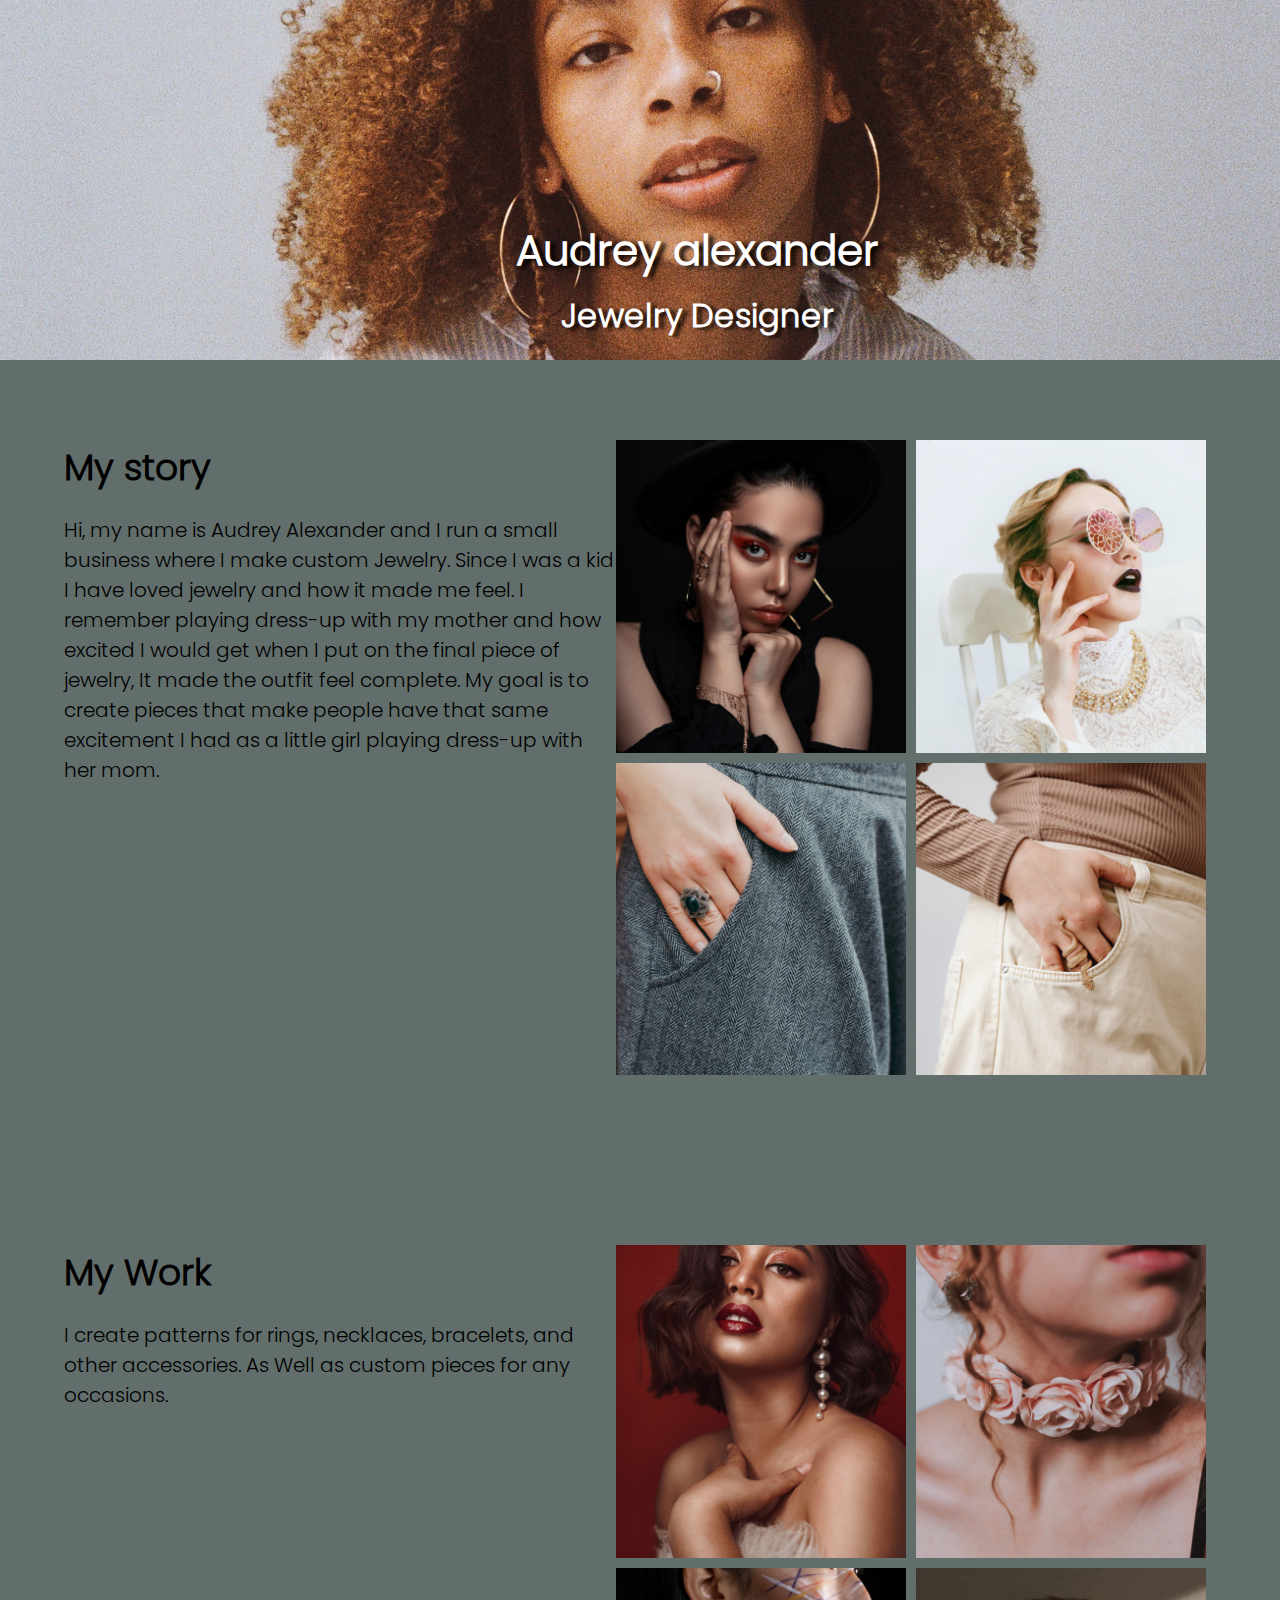
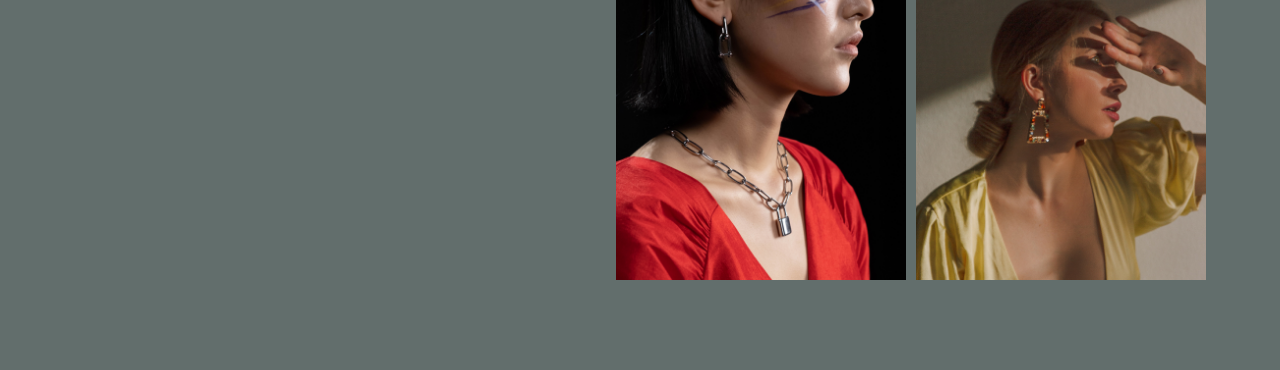
<file: Jewelry Designer.html>
<!DOCTYPE html>
<html lang="en">
<head>
  <meta charset="UTF-8">
  <meta http-equiv="X-UA-Compatible" content="IE=edge">
  <meta name="viewport" content="width=device-width, initial-scale=1.0">
  <link rel="stylesheet" href="./style.css"/>
  <title>Audrey Alexander</title>
</head>
<body>
  
  <div class="jewelarybackcolor">
  <main>
    <div class="banner">
      <img src="./audrey gallery/audrey pic.jpg" alt="banner">
      <div class="author">
        <h1>Audrey alexander</h1>
        <h3>Jewelry Designer</h3>
      </div>
    </div>
    
    
    <div class="story ">
      <div class="story-descrption">
        <h3>My story</h3>
        <p>
            Hi, my name is  Audrey Alexander and I run a small business where I make custom Jewelry.

Since I was a kid I have loved jewelry and how it made me feel. I remember playing dress-up with my mother and how excited I would get when I put on the final piece of jewelry, It made the outfit feel complete. My goal is to create pieces that make people have that same excitement I had as a little girl playing dress-up with her mom.

        </p>
       
      </div>
      <div class="profile">
  <img src="./audrey gallery/eyes.jpg" alt="">
  <img src="./audrey gallery/glasses pic.jpg" alt="">
   <img src="./audrey gallery/green ring.jpg" alt="">
    <img src="./audrey gallery/snake ring.jpg" alt="">
</div>
    </div>
    


    <div class="my-work ">
      <div class="work-description">
        <h3>My Work</h3>
        <p>
          I create patterns for rings, necklaces, bracelets, and other accessories. As Well as custom pieces for any occasions.
        </p>
      </div>
      <div class="work-gallery">
       
        <img src="./audrey gallery/parl earrings.jpg" alt="">
        <img src="./audrey gallery/rose neckleace.jpg" alt="">
        <img src="./audrey gallery/Lock neckleace.jpg" alt="">
        <img src="./audrey gallery/sun.jpg" alt="">
      </div>
    </div>
  </div>
  </main>
</body>
</html>
</file>
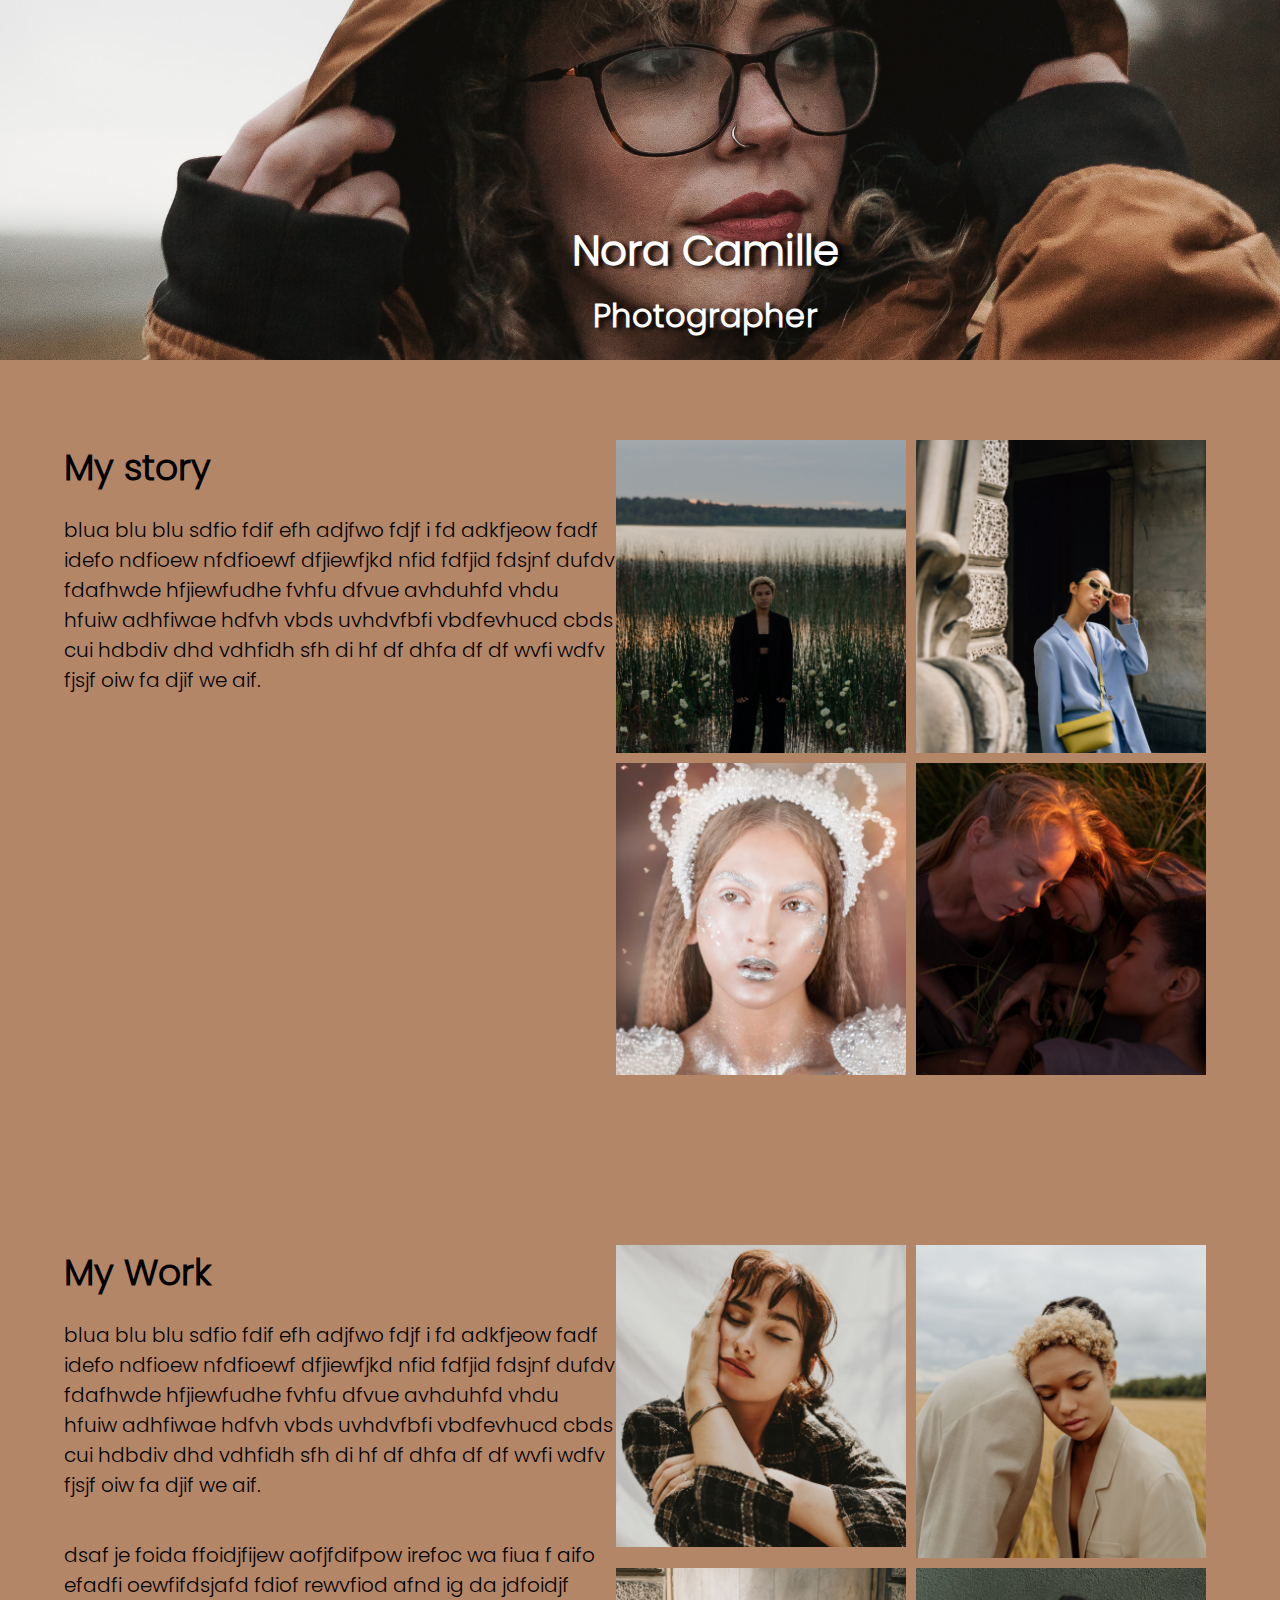
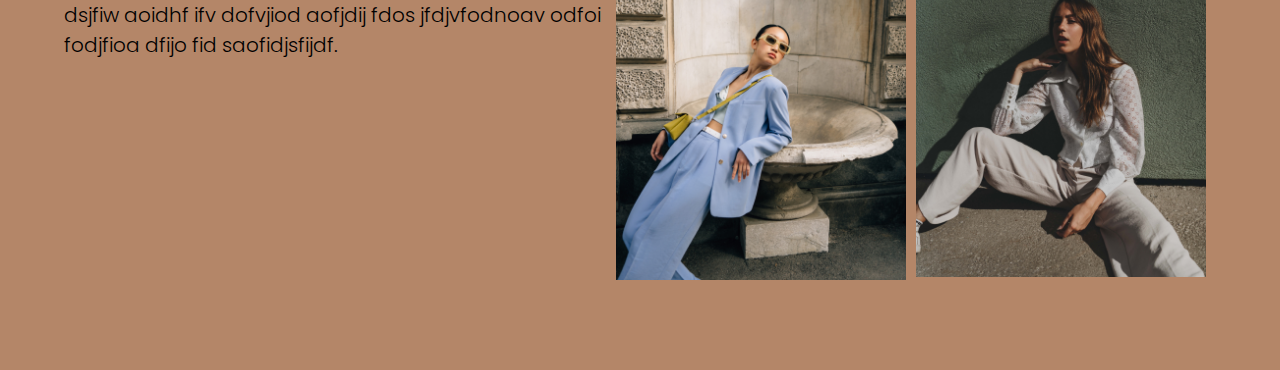
<file: Photographer.html>
<!DOCTYPE html>
<html lang="en">
<head>
  <meta charset="UTF-8">
  <meta http-equiv="X-UA-Compatible" content="IE=edge">
  <meta name="viewport" content="width=device-width, initial-scale=1.0">
  <link rel="stylesheet" href="./style.css"/>
  <title>Nora Camille</title>
</head>
<body>
  <div class="Photographerbackcolor">
    <main>
      <div class="banner">
        <img src="./Nora gallery/Nora pic 2.jpg" alt="banner">
        <div class="author">
          <h1>Nora Camille</h1>
          <h3>Photographer</h3>
        </div>
      </div>
  
      
      <div class="story ">
        <div class="story-descrption">
          <h3>My story</h3>
          <p>
            blua blu blu  sdfio fdif efh adjfwo fdjf i fd adkfjeow fadf idefo ndfioew nfdfioewf dfjiewfjkd nfid fdfjid fdsjnf dufdv fdafhwde hfjiewfudhe fvhfu dfvue avhduhfd vhdu hfuiw adhfiwae hdfvh vbds uvhdvfbfi vbdfevhucd cbds cui hdbdiv dhd vdhfidh sfh di hf df dhfa df df wvfi wdfv fjsjf oiw fa djif we aif.
          </p>
         
        </div>
        <div class="profile">
    <img src="./Nora gallery/blake fit.jpg" alt="">
    <img src="./Nora gallery/hand glasses.jpg" alt="">
    <img src="./Nora gallery/glitter.jpg" alt="">
    <img src="./Nora gallery/sun.jpg" alt="">
  </div>
      </div>
      
  
  
      <div class="my-work ">
        <div class="work-description">
          <h3>My Work</h3>
          <p>
            blua blu blu  sdfio fdif efh adjfwo fdjf i fd adkfjeow fadf idefo ndfioew nfdfioewf dfjiewfjkd nfid fdfjid fdsjnf dufdv fdafhwde hfjiewfudhe fvhfu dfvue avhduhfd vhdu hfuiw adhfiwae hdfvh vbds uvhdvfbfi vbdfevhucd cbds cui hdbdiv dhd vdhfidh sfh di hf df dhfa df df wvfi wdfv fjsjf oiw fa djif we aif.
          </p>
          <p>
            dsaf je foida ffoidjfijew aofjfdifpow irefoc wa  fiua f aifo efadfi oewfifdsjafd fdiof rewvfiod afnd ig da jdfoidjf dsjfiw aoidhf ifv dofvjiod aofjdij fdos jfdjvfodnoav odfoi fodjfioa dfijo fid saofidjsfijdf. 
          </p>
        </div>
        <div class="work-gallery">
         
          <img src="./Nora gallery/hand face.jpg" alt="">
          <img src="./Nora gallery/head sholder.jpg" alt="">
          <img src="./Nora gallery/leaning.jpg" alt="">
          <img src="./Nora gallery/white fit.jpg" alt="">
        </div>
      </div>
    </div>
    </main>
</body>
</html>
</file>
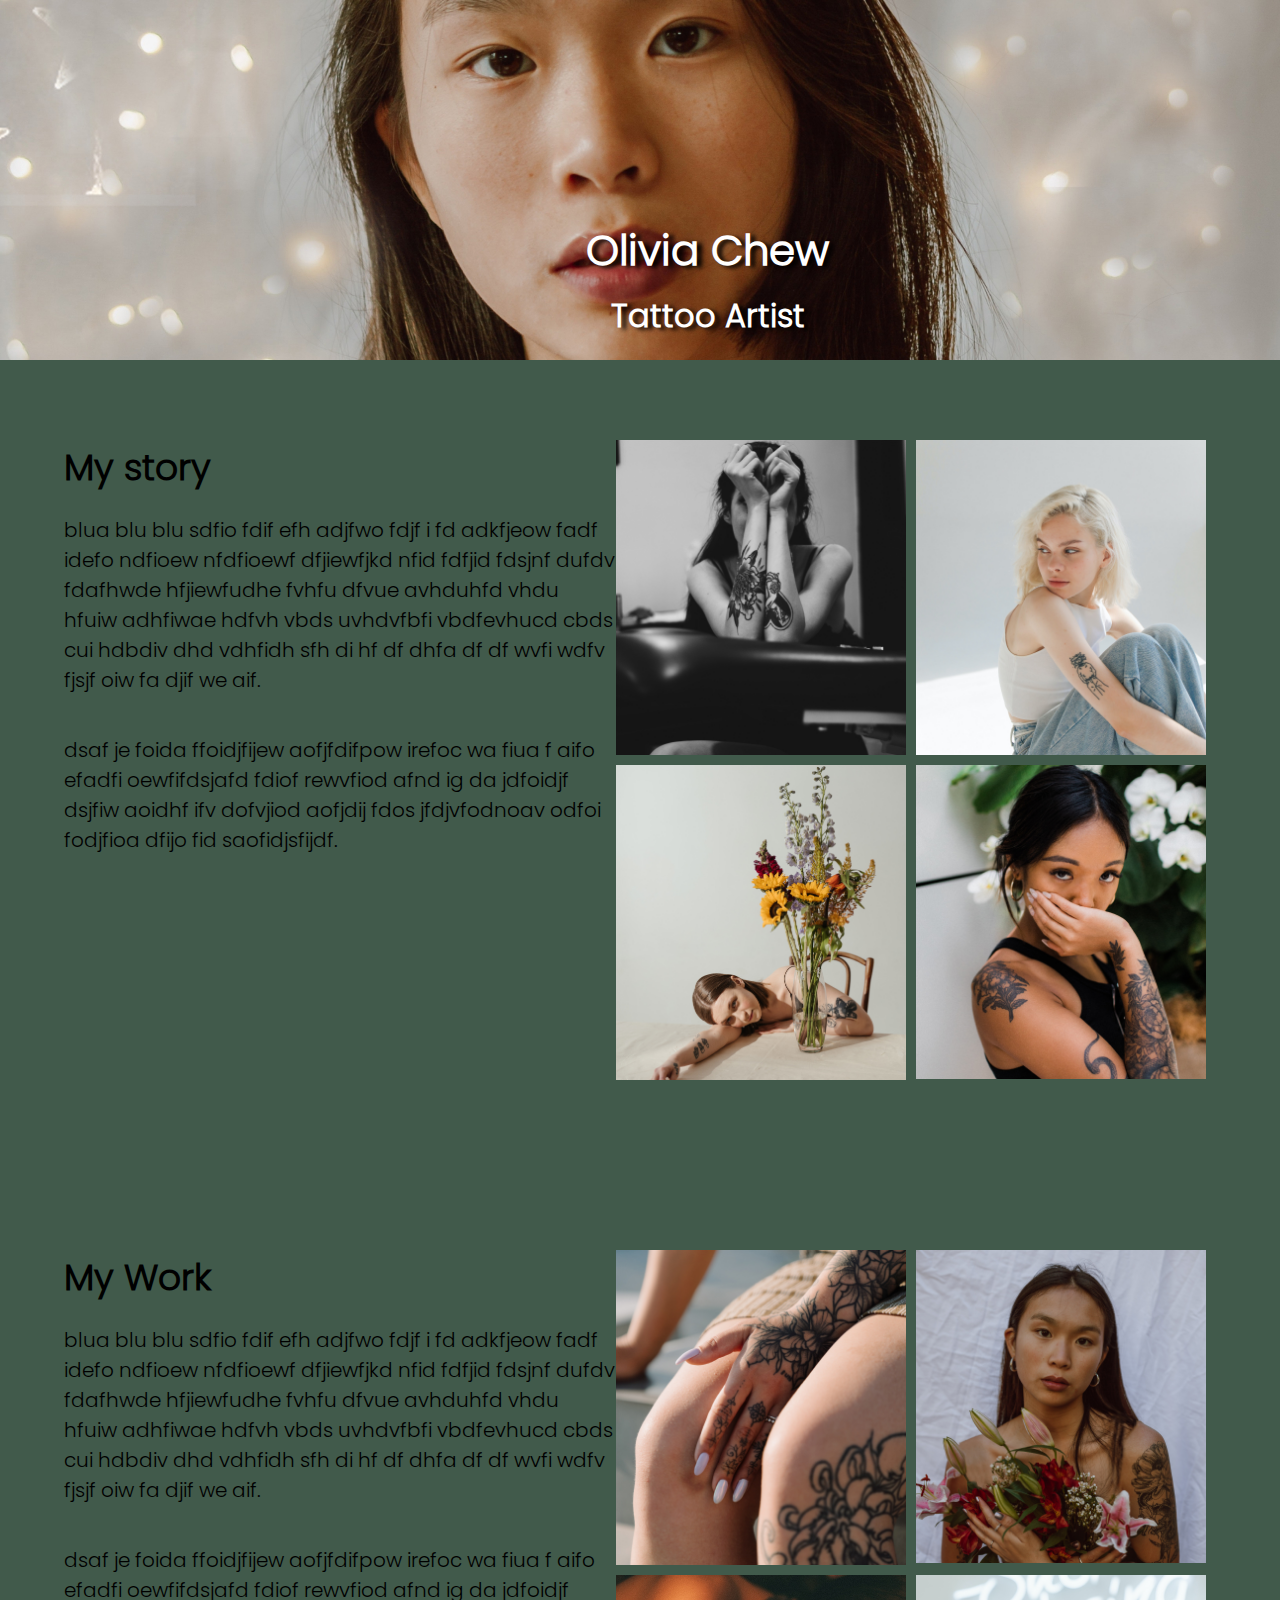
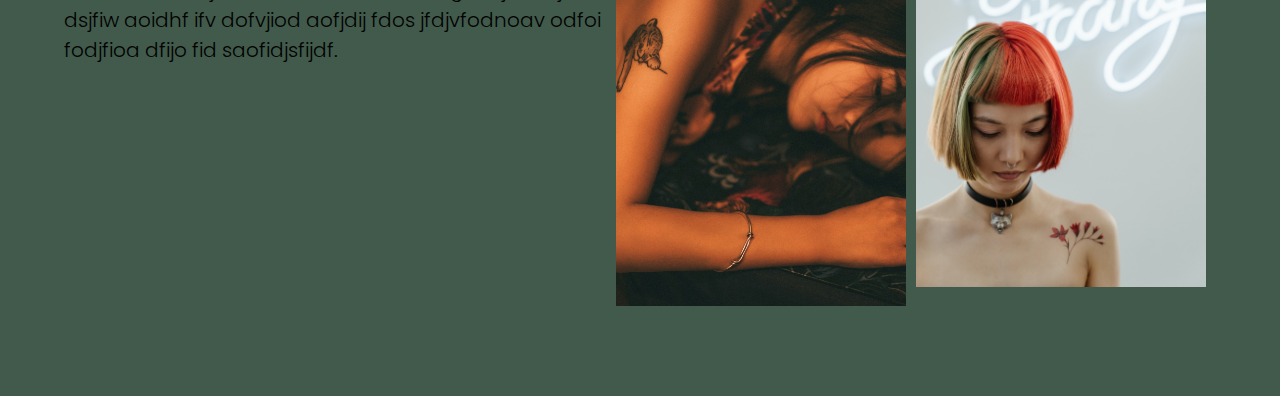
<file: Tattoo Artist.html>
<!DOCTYPE html>
<html lang="en">
<head>
  <meta charset="UTF-8">
  <meta http-equiv="X-UA-Compatible" content="IE=edge">
  <meta name="viewport" content="width=device-width, initial-scale=1.0">
  <link rel="stylesheet" href="./style.css"/>
  <title>Olivia Chew</title>
</head>
<body>
  <div class="Tattoo-back-color">
    <main>
      <div class="banner">
        <img src="./Olivia gallery/Olivia pic.jpg" alt="banner">
        <div class="author">
          <h1>Olivia Chew</h1>
          <h3>Tattoo Artist</h3>
        </div>
      </div>
  
      
      <div class="story ">
        <div class="story-descrption">
          <h3>My story</h3>
          <p>
            blua blu blu  sdfio fdif efh adjfwo fdjf i fd adkfjeow fadf idefo ndfioew nfdfioewf dfjiewfjkd nfid fdfjid fdsjnf dufdv fdafhwde hfjiewfudhe fvhfu dfvue avhduhfd vhdu hfuiw adhfiwae hdfvh vbds uvhdvfbfi vbdfevhucd cbds cui hdbdiv dhd vdhfidh sfh di hf df dhfa df df wvfi wdfv fjsjf oiw fa djif we aif.
          </p>
          <p>
            dsaf je foida ffoidjfijew aofjfdifpow irefoc wa  fiua f aifo efadfi oewfifdsjafd fdiof rewvfiod afnd ig da jdfoidjf dsjfiw aoidhf ifv dofvjiod aofjdij fdos jfdjvfodnoav odfoi fodjfioa dfijo fid saofidjsfijdf. 
          </p>
        </div>
        <div class="profile">
    <img src="./Olivia gallery/black and white.jpg" alt="">
    <img src="./Olivia gallery/blond hair.jpg" alt="">
    <img src="./Olivia gallery/flower.jpg" alt="">
    <img src="./Olivia gallery/hand cover.jpg" alt="">
  </div>
      </div>
      
  
  
      <div class="my-work ">
        <div class="work-description">
          <h3>My Work</h3>
          <p>
            blua blu blu  sdfio fdif efh adjfwo fdjf i fd adkfjeow fadf idefo ndfioew nfdfioewf dfjiewfjkd nfid fdfjid fdsjnf dufdv fdafhwde hfjiewfudhe fvhfu dfvue avhduhfd vhdu hfuiw adhfiwae hdfvh vbds uvhdvfbfi vbdfevhucd cbds cui hdbdiv dhd vdhfidh sfh di hf df dhfa df df wvfi wdfv fjsjf oiw fa djif we aif.
          </p>
          <p>
            dsaf je foida ffoidjfijew aofjfdifpow irefoc wa  fiua f aifo efadfi oewfifdsjafd fdiof rewvfiod afnd ig da jdfoidjf dsjfiw aoidhf ifv dofvjiod aofjdij fdos jfdjvfodnoav odfoi fodjfioa dfijo fid saofidjsfijdf. 
          </p>
        </div>
        <div class="work-gallery">
         
          <img src="./Olivia gallery/hand tatto.jpg" alt="">
          <img src="./Olivia gallery/holding flowers.jpg" alt="">
          <img src="./Olivia gallery/laying down.jpg" alt="">
          <img src="./Olivia gallery/red hair.jpg" alt="">
        </div>
      </div>
    </div>
    </main>
</body>
</html>
</file>
<file: style.css>
*,
*::before,
*::after{
  margin:0;
  padding:0;
  box-sizing:border-box;
}

@font-face {
  font-family: popLight;
  src: url('./fonts/Poppins-Light.ttf');
}

@font-face {
  font-family: popRegular;
  src: url('./fonts/Poppins-Regular.ttf');
}

body{
  font-family: popLight;
}

.portofolio{
  color:black;
  background:rgba(98, 110, 108, 1);
}

nav{
  min-height: 10vh;
  width: 90%;
  margin:auto;
  display: flex;
  justify-content: space-between;
  align-items:center;
  padding: 20px 0px;
}

.logo{
font-size: 23px;
}

.page{
  min-height: 90vh;
  display:grid;
  grid-template-columns: 5% 1fr 1fr 1fr 5%;
}

.Photographer, .Tattoo{
  position:absolute;
  bottom: 0%;
  left: 0%;
  width: 100%;
  opacity: 0;
  pointer-events: none;
}

.CenterPic{
  overflow: hidden;
  height: 500px;
  width: 500px;
  align-self:center;
  justify-self: center;
  display: flex;
}

.CenterPic img{
height: 500px;
transition: 0.3s ease-out;
cursor: pointer;
}

.CenterPic a{
  display:flex;
}

.side-right{
  transform: translate(0%, 10%);
}

.side-left{
  transform: translate(0%, -10%);
}

.CenterPic:hover .side-right{
  transform: translate(0%, 0%);
}

.CenterPic:hover .side-left{
  transform: translate(0%, 0%);
}

.details{
  grid-column: 2/3;
  align-self: end;
}

.details h1{
  font-size: 64px;
  font-family: popRegular;
}

.details h2{
  font-size: 42px;
  padding: 20px 0px;
}

.details p{
  font-size: 24px;
  padding: 20px 0px 50px 0px;
}

.pages{
  position: absolute;
  right: 5%;
  top: 50%;
  transform: translateY(-50%);
}

.pages > div{
  display:flex;
  align-items:center;
  justify-content: space-between;
}

.pages h3{
font-size:24px;
padding: 30px;
}

.pages svg{
  cursor: pointer;
  opacity: 0.5;
  transform: scale(2);
}

.pages svg:hover{
  animation: dot 0.5s ease-in-out infinite alternate;
}

.pages svg.active{
  opacity: 1;
}

@keyframes dot{
  0%{
    transform:scale(2);
  }
  100%{
    transform: scale(1);
  }
}







.banner{
  height: 40vh;
  width:100%;
  position:relative;
}

.banner img{
  height:100%;
  width:100%;
  object-fit: cover;
  object-position: top;
}
.author{
  position:absolute;
  top:90%;
  left: 57%;
  transform: translate(-59%, -80%);
  color: white;
  text-shadow: 5px 2px 4px rgb(0, 0, 0);
  text-align: center;
}
.author h1{
  font-size: 42px;
}
.author h3{
  padding: 10px 0px;
  font-size: 32px;
}

.story,.my-work{
  display: flex;
  justify-content: space-between;
  width:90%;
  margin:auto;
  padding: 80px 0px;
}

.story-descrption,.work-description{
width: 50%;
}

.story-descrption h3,.work-description h3{
  font-size: 36px;
  
}

.story-descrption p,.work-description p{
  font-size: 20px;
  padding: 20px 0px;
}

.work-gallery{
display:grid;
grid-template-columns: repeat(2, 300px);
}


.work-gallery img{
  width: 100%;
 padding-right: 10px;
 padding-bottom: 10px;
}


.profile{
  display:grid;
grid-template-columns: repeat(2, 300px);
}

.profile img{
  width: 100%;
  padding-right: 10px;
  padding-bottom: 10px;
}


@media(max-width: 1024px){

  .page{
    grid-template-columns: 5% 1fr 5%;
    grid-template-rows: 2fr 1fr;
    align-items: center;
  }
  .CenterPic{
    grid-column: 3/4;
    height: auto;
  }
  .CenterPic img{
    height:500pc;
  }
  .details{
    grid-row: 3/4;
    grid-column: 3/4;
    text-align: center;
  }
  .story, .my-work{
    flex-direction:column;
  }
  .story-descrption, .work-description{
    width:100%;
  }
  .work-gallery{
    display:grid;
    grid-template-columns: repeat(auto-fit, minmax(250px, 1fr));
  }
  .profile{
    padding-top: 30px;
    text-align: center;
  }
}

@media (max-width: 768px){
  .CenterPic img{
    height: 300px;
  }
  .details h1{
    font-size: 38px;
  }
  .details h2{
    font-size: 28px;
  }
}

.jewelarybackcolor{
  background-color: rgba(98, 110, 108, 1);
}

.Photographerbackcolor{
  background-color:rgba(180, 134, 104, 1);
}

.Tattoo-back-color{
  background-color: rgb(65, 90, 75);
}


.nav-open{
  position:absolute;
  top: 0px;
  left:0px;
  width: 100%;
  height:40vh;
  background: #505050;
  z-index: 1;
  color: black;
  display: grid;
  grid-template-columns: 5% 1fr 1fr 5%;
  justify-items: center;
  align-items: center;
  text-align: center;
  transform: translateY(-100%);
}

.contact{
  grid-column: 2/3;
}

.nav-open h3{
  font-size: 28px;
padding-bottom: 40px;
}

.nav-open p{
  padding: 0px 20px;
}

.logo, .menu{
  z-index:2;
}

.menu{
  cursor: pointer;
}
</file>
